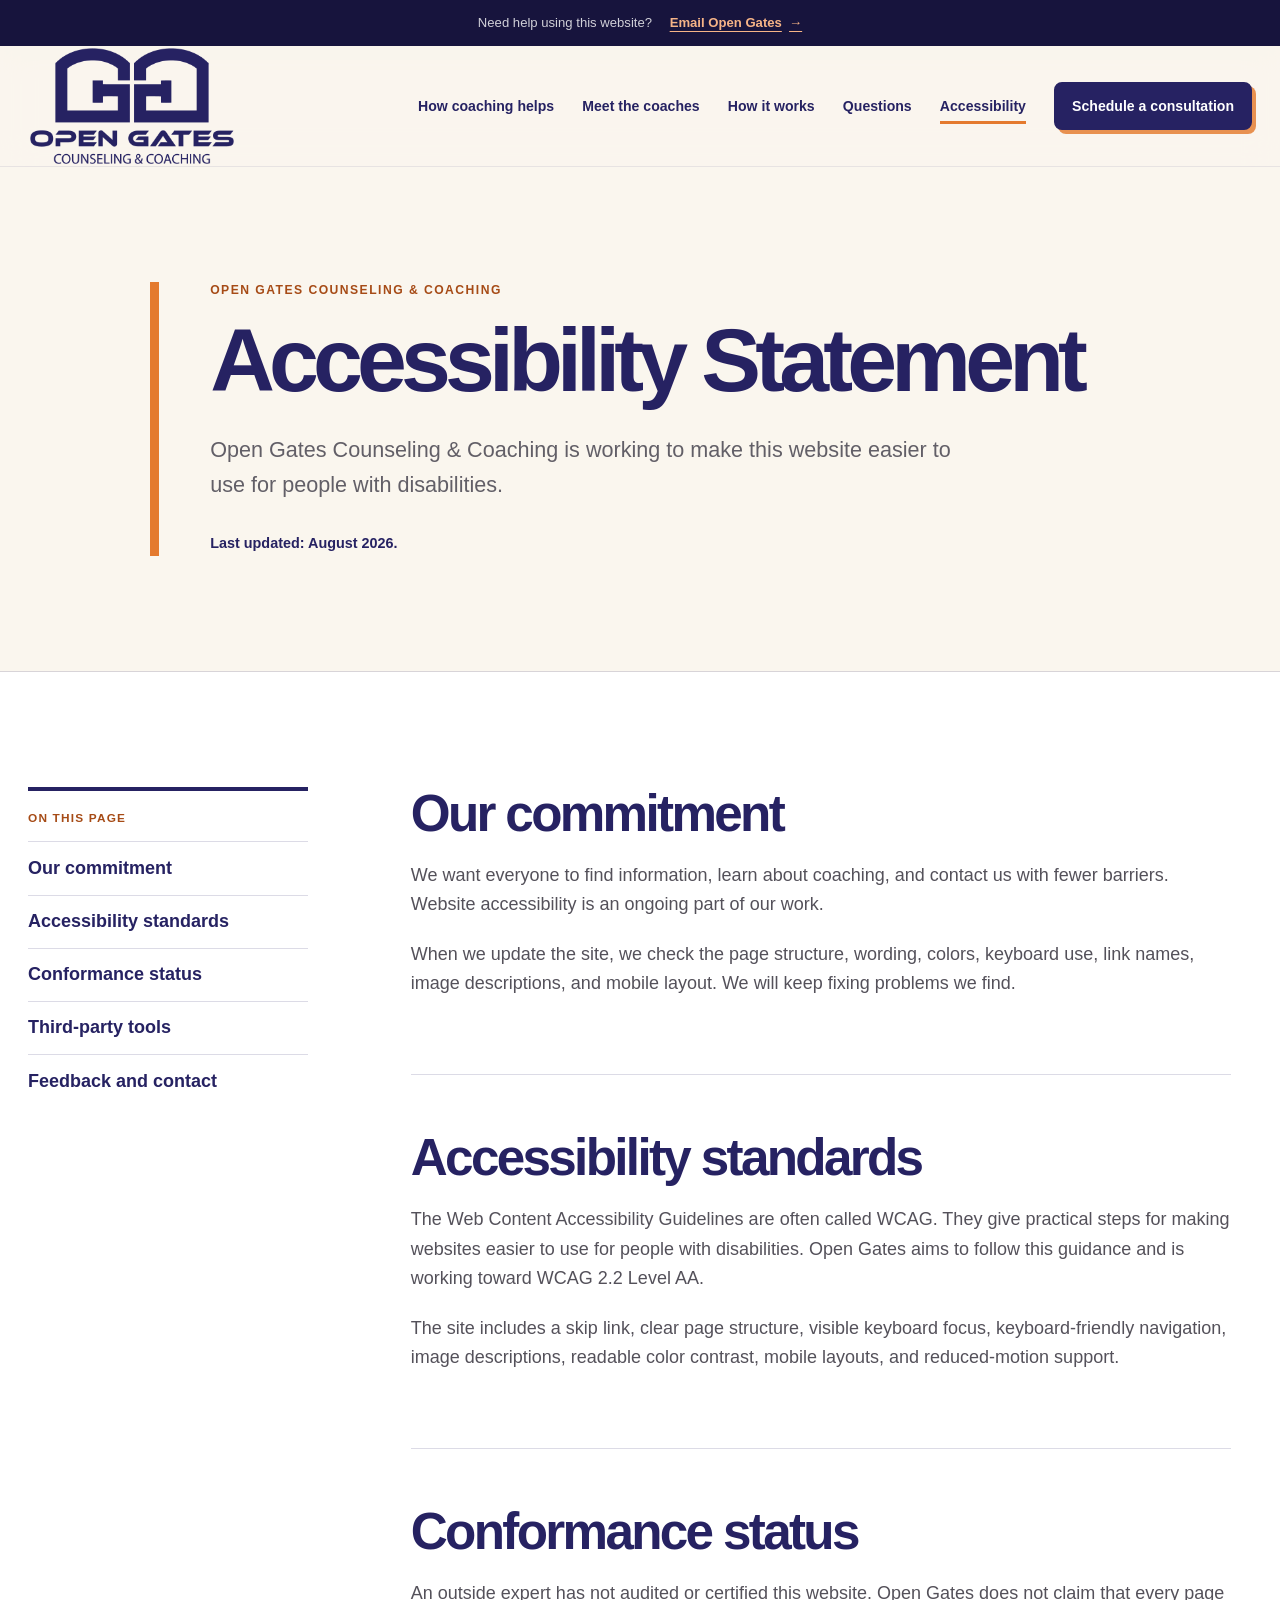
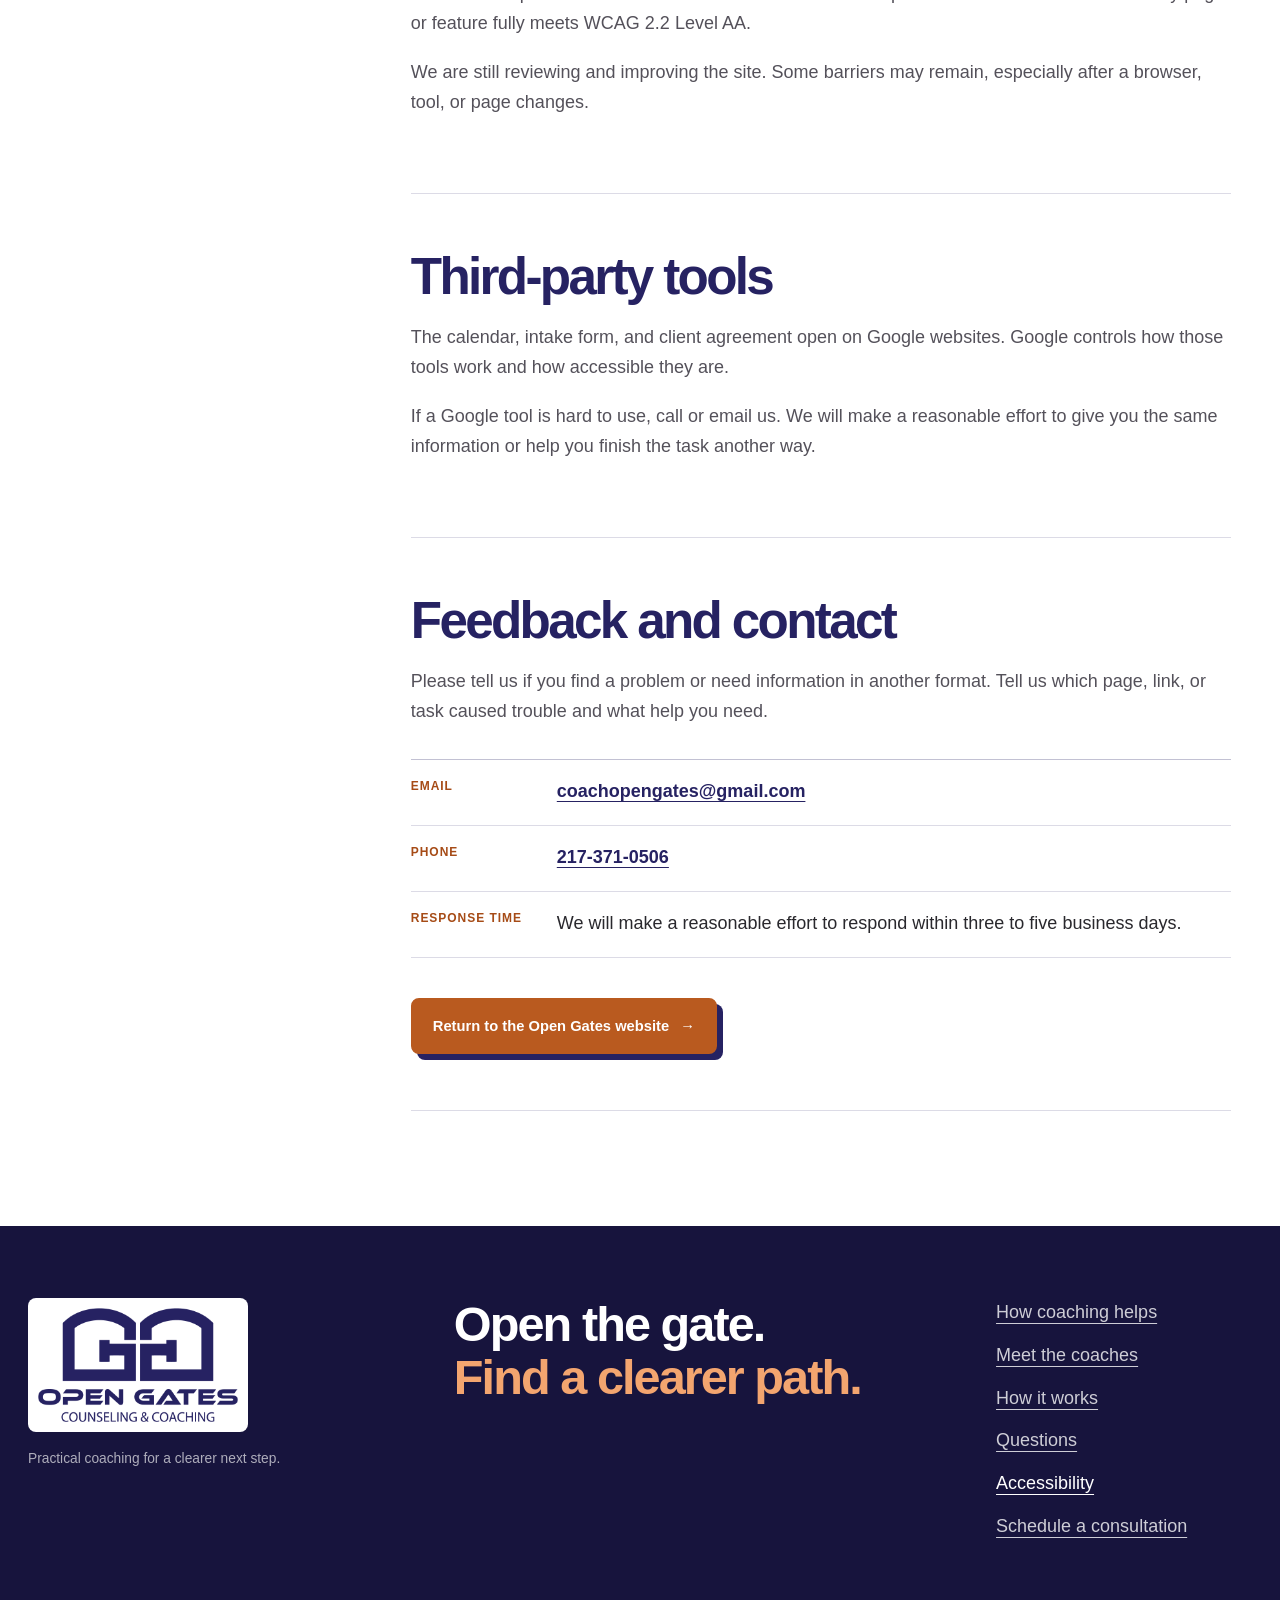
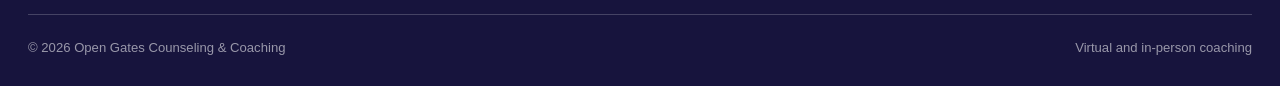
<file: accessibility.html>
<!DOCTYPE html>
<html lang="en">
<head>
  <meta charset="UTF-8">
  <meta name="viewport" content="width=device-width, initial-scale=1.0">

  <meta
    name="description"
    content="Read the Open Gates Counseling & Coaching accessibility statement and learn how to report an accessibility problem."
  >

  <title>Accessibility Statement | Open Gates Counseling &amp; Coaching</title>
  <meta name="theme-color" content="#262262">

  <script>
    document.documentElement.classList.add("js");
  </script>

  <link rel="stylesheet" href="styles.css?v=20260806-2">
  <script src="script.js?v=20260806-2" defer></script>
</head>

<body data-page="accessibility">
  <a class="skip-link" href="#main-content">Skip to main content</a>

  <div class="announcement-bar">
    <div class="container announcement-inner">
      <p>Need help using this website?</p>
      <a href="mailto:coachopengates@gmail.com">
        Email Open Gates
        <span aria-hidden="true">→</span>
      </a>
    </div>
  </div>

  <header class="site-header">
    <div class="container header-inner">
      <a class="logo-link" href="index.html" aria-label="Open Gates home">
        <img
          class="logo"
          src="images/open-gates-logo.png"
          width="316"
          height="182"
          alt="Open Gates Counseling and Coaching"
        >
      </a>

      <button
        class="menu-button"
        type="button"
        aria-label="Open navigation menu"
        aria-expanded="false"
        aria-controls="main-navigation"
      >
        <span class="menu-button-label">Menu</span>
        <span class="menu-button-lines" aria-hidden="true"></span>
      </button>

      <nav class="site-nav" id="main-navigation" aria-label="Main navigation">
        <a href="index.html#help">How coaching helps</a>
        <a href="index.html#coaches">Meet the coaches</a>
        <a href="index.html#process">How it works</a>
        <a href="index.html#questions">Questions</a>
        <a class="is-active" href="accessibility.html" aria-current="page">Accessibility</a>
        <a
          class="nav-cta"
          href="https://calendar.app.google/16QZK1eRtKJX5RTVA"
          target="_blank"
          rel="noopener noreferrer"
        >
          Schedule a consultation
          <span class="visually-hidden">Opens in a new tab</span>
        </a>
      </nav>
    </div>
  </header>

  <main id="main-content" tabindex="-1">
    <section class="accessibility-hero">
      <div class="container accessibility-hero-inner reveal">
        <p class="eyebrow">Open Gates Counseling &amp; Coaching</p>
        <h1>Accessibility Statement</h1>
        <p class="accessibility-lead">
          Open Gates Counseling &amp; Coaching is working to make this website
          easier to use for people with disabilities.
        </p>
        <p class="updated-date">Last updated: August 2026.</p>
      </div>
    </section>

    <section class="accessibility-content section" aria-label="Accessibility statement details">
      <div class="container accessibility-layout">
        <aside class="accessibility-nav reveal" aria-label="On this page">
          <p>On this page</p>
          <a href="#commitment">Our commitment</a>
          <a href="#standards">Accessibility standards</a>
          <a href="#status">Conformance status</a>
          <a href="#third-party">Third-party tools</a>
          <a href="#feedback">Feedback and contact</a>
        </aside>

        <div class="accessibility-article reveal">
          <section id="commitment" aria-labelledby="commitment-heading">
            <h2 id="commitment-heading">Our commitment</h2>
            <p>
              We want everyone to find information, learn about coaching, and
              contact us with fewer barriers. Website accessibility is an ongoing
              part of our work.
            </p>
            <p>
              When we update the site, we check the page structure, wording,
              colors, keyboard use, link names, image descriptions, and mobile
              layout. We will keep fixing problems we find.
            </p>
          </section>

          <section id="standards" aria-labelledby="standards-heading">
            <h2 id="standards-heading">Accessibility standards</h2>
            <p>
              The Web Content Accessibility Guidelines are often called WCAG.
              They give practical steps for making websites easier to use for
              people with disabilities. Open Gates aims to follow this guidance
              and is working toward WCAG 2.2 Level AA.
            </p>
            <p>
              The site includes a skip link, clear page structure, visible keyboard
              focus, keyboard-friendly navigation, image descriptions, readable
              color contrast, mobile layouts, and reduced-motion support.
            </p>
          </section>

          <section id="status" aria-labelledby="status-heading">
            <h2 id="status-heading">Conformance status</h2>
            <p>
              An outside expert has not audited or certified this website. Open
              Gates does not claim that every page or feature fully meets WCAG
              2.2 Level AA.
            </p>
            <p>
              We are still reviewing and improving the site. Some barriers may
              remain, especially after a browser, tool, or page changes.
            </p>
          </section>

          <section id="third-party" aria-labelledby="third-party-heading">
            <h2 id="third-party-heading">Third-party tools</h2>
            <p>
              The calendar, intake form, and client agreement open on Google
              websites. Google controls how those tools work and how accessible
              they are.
            </p>
            <p>
              If a Google tool is hard to use, call or email us. We will make a
              reasonable effort to give you the same information or help you
              finish the task another way.
            </p>
          </section>

          <section id="feedback" aria-labelledby="feedback-heading">
            <h2 id="feedback-heading">Feedback and contact</h2>
            <p>
              Please tell us if you find a problem or need information in another
              format. Tell us which page, link, or task caused trouble and what
              help you need.
            </p>

            <dl class="accessibility-contact-list">
              <div>
                <dt>Email</dt>
                <dd><a href="mailto:coachopengates@gmail.com">coachopengates@gmail.com</a></dd>
              </div>
              <div>
                <dt>Phone</dt>
                <dd><a href="tel:+12173710506">217-371-0506</a></dd>
              </div>
              <div>
                <dt>Response time</dt>
                <dd>We will make a reasonable effort to respond within three to five business days.</dd>
              </div>
            </dl>

            <a class="button primary-button accessibility-home-button" href="index.html">
              Return to the Open Gates website
              <span aria-hidden="true">→</span>
            </a>
          </section>
        </div>
      </div>
    </section>
  </main>

  <footer class="site-footer">
    <div class="container footer-main">
      <div class="footer-brand">
        <img
          class="footer-logo"
          src="images/open-gates-logo.png"
          width="316"
          height="182"
          alt="Open Gates Counseling and Coaching"
          loading="lazy"
        >
        <p>Practical coaching for a clearer next step.</p>
      </div>

      <div class="footer-statement" aria-hidden="true">
        <p>Open the gate.</p>
        <p>Find a clearer path.</p>
      </div>

      <nav class="footer-links" aria-label="Footer navigation">
        <a href="index.html#help">How coaching helps</a>
        <a href="index.html#coaches">Meet the coaches</a>
        <a href="index.html#process">How it works</a>
        <a href="index.html#questions">Questions</a>
        <a href="accessibility.html" aria-current="page">Accessibility</a>
        <a
          href="https://calendar.app.google/16QZK1eRtKJX5RTVA"
          target="_blank"
          rel="noopener noreferrer"
        >
          Schedule a consultation
          <span class="visually-hidden">Opens in a new tab</span>
        </a>
      </nav>
    </div>

    <div class="container footer-bottom">
      <p>&copy; <span id="current-year"></span> Open Gates Counseling &amp; Coaching</p>
      <p>Virtual and in-person coaching</p>
    </div>
  </footer>
</body>
</html>
</file>
<file: styles.css>
:root {
  --blue: #262262;
  --blue-deep: #17143d;
  --blue-mid: #3d387d;
  --orange: #e47a2e;
  --orange-deep: #b95a1f;
  --orange-ink: #a64b16;
  --cream: #faf6ee;
  --cream-deep: #f2eadc;
  --lavender: #e9e7f2;
  --white: #ffffff;
  --ink: #29282d;
  --muted: #625f67;
  --line: rgba(38, 34, 98, 0.16);
  --line-strong: rgba(38, 34, 98, 0.28);
  --line-light: rgba(255, 255, 255, 0.2);

  --display-font: "Macha Medium", "Macha", "Aptos Display", "Trebuchet MS", "Segoe UI", Arial, sans-serif;
  --body-font: "Aptos", "Segoe UI", Arial, sans-serif;

  --container: 1240px;
  --content-narrow: 820px;
  --space-section: clamp(5.5rem, 9vw, 8.5rem);
  --radius-small: 8px;
  --radius-medium: 16px;
  --radius-large: 26px;
  --shadow-small: 0 12px 34px rgba(24, 21, 63, 0.09);
  --shadow-large: 0 30px 75px rgba(24, 21, 63, 0.16);
  --transition: 180ms ease;
}

*,
*::before,
*::after {
  box-sizing: border-box;
}

html {
  overflow-x: clip;
  scroll-behavior: smooth;
  scroll-padding-top: 116px;
}

body {
  margin: 0;
  overflow-x: hidden;
  color: var(--ink);
  background: var(--cream);
  font-family: var(--body-font);
  font-size: 18px;
  line-height: 1.66;
  text-rendering: optimizeLegibility;
  -webkit-font-smoothing: antialiased;
}

body.menu-open {
  overflow: hidden;
}

main:focus {
  outline: none;
}

img,
svg {
  display: block;
  max-width: 100%;
}

img {
  height: auto;
}

button,
a {
  -webkit-tap-highlight-color: transparent;
}

a {
  color: inherit;
}

p,
ul,
ol,
dl,
blockquote,
figure {
  margin-top: 0;
}

h1,
h2,
h3 {
  margin-top: 0;
  color: var(--blue);
  font-family: var(--display-font);
  font-weight: 800;
  line-height: 1.04;
  text-wrap: balance;
}

h1 {
  margin-bottom: 1.7rem;
  font-size: clamp(3.6rem, 7.4vw, 7.35rem);
  letter-spacing: -0.065em;
}

h2 {
  margin-bottom: 1.5rem;
  font-size: clamp(2.55rem, 4.6vw, 5.2rem);
  letter-spacing: -0.052em;
}

h3 {
  margin-bottom: 0.8rem;
  font-size: clamp(1.45rem, 2.4vw, 2.3rem);
  letter-spacing: -0.035em;
}

p {
  margin-bottom: 1.2rem;
}

.container {
  width: min(calc(100% - 3.5rem), var(--container));
  margin-inline: auto;
}

.section {
  padding-block: var(--space-section);
}

.visually-hidden {
  position: absolute !important;
  width: 1px !important;
  height: 1px !important;
  overflow: hidden !important;
  clip: rect(1px, 1px, 1px, 1px) !important;
  clip-path: inset(50%) !important;
  white-space: nowrap !important;
}

.skip-link {
  position: fixed;
  z-index: 9999;
  top: 12px;
  left: 12px;
  padding: 0.75rem 1rem;
  color: var(--white);
  background: var(--blue-deep);
  font-weight: 800;
  text-decoration: none;
  transform: translateY(-170%);
  transition: transform var(--transition);
}

.skip-link:focus {
  transform: translateY(0);
}

.section-label,
.eyebrow,
.coach-role {
  margin-bottom: 0.9rem;
  color: var(--orange-ink);
  font-family: var(--body-font);
  font-size: 0.76rem;
  font-weight: 800;
  letter-spacing: 0.12em;
  line-height: 1.45;
  text-transform: uppercase;
}

.light-label {
  color: #f6b487;
}

:focus-visible {
  outline: 4px solid rgba(228, 122, 46, 0.72);
  outline-offset: 4px;
}

/* Announcement bar */

.announcement-bar {
  position: relative;
  z-index: 1100;
  color: var(--white);
  background: var(--blue-deep);
}

.announcement-inner {
  display: flex;
  min-height: 42px;
  align-items: center;
  justify-content: center;
  gap: 1.1rem;
  padding-block: 0.45rem;
  font-size: 0.82rem;
}

.announcement-inner p {
  margin: 0;
  color: rgba(255, 255, 255, 0.8);
}

.announcement-inner a {
  display: inline-flex;
  min-height: 32px;
  align-items: center;
  gap: 0.45rem;
  color: #f6b487;
  font-weight: 800;
  text-underline-offset: 4px;
}

/* Header and navigation */

.site-header {
  position: sticky;
  z-index: 1000;
  top: 0;
  border-bottom: 1px solid rgba(38, 34, 98, 0.09);
  background: rgba(250, 246, 238, 0.96);
  transition: background var(--transition), box-shadow var(--transition);
}

@supports (backdrop-filter: blur(16px)) {
  .site-header {
    background: rgba(250, 246, 238, 0.9);
    backdrop-filter: blur(16px);
  }
}

.site-header.is-scrolled {
  background: rgba(250, 246, 238, 0.98);
  box-shadow: 0 12px 34px rgba(24, 21, 63, 0.08);
}

.header-inner {
  display: flex;
  min-height: 92px;
  align-items: center;
  justify-content: space-between;
  gap: 2rem;
}

.logo-link {
  flex: 0 0 auto;
}

.logo {
  width: 208px;
  height: auto;
}

.site-nav {
  display: flex;
  align-items: center;
  gap: clamp(1.1rem, 2.2vw, 2rem);
}

.site-nav a {
  position: relative;
  display: inline-flex;
  min-height: 44px;
  align-items: center;
  color: var(--blue);
  font-size: 0.88rem;
  font-weight: 800;
  text-decoration: none;
}

.site-nav a:not(.nav-cta)::after {
  position: absolute;
  right: 0;
  bottom: 4px;
  left: 0;
  height: 3px;
  background: var(--orange);
  content: "";
  transform: scaleX(0);
  transform-origin: left;
  transition: transform var(--transition);
}

.site-nav a:hover::after,
.site-nav a:focus-visible::after,
.site-nav a.is-active::after,
.site-nav a[aria-current]::after {
  transform: scaleX(1);
}

.nav-cta {
  min-height: 48px !important;
  border: 2px solid var(--blue);
  border-radius: var(--radius-small);
  padding: 0.65rem 1rem;
  color: var(--white) !important;
  background: var(--blue);
  box-shadow: 4px 4px 0 rgba(228, 122, 46, 0.82);
  transition:
    color var(--transition),
    background var(--transition),
    box-shadow var(--transition),
    transform var(--transition);
}

.nav-cta:hover,
.nav-cta:focus-visible {
  color: var(--blue) !important;
  background: var(--white);
  box-shadow: 2px 2px 0 rgba(228, 122, 46, 0.82);
  transform: translate(2px, 2px);
}

.menu-button {
  display: none;
  min-width: 48px;
  min-height: 48px;
  align-items: center;
  justify-content: center;
  gap: 0.65rem;
  border: 2px solid var(--blue);
  border-radius: var(--radius-small);
  padding: 0.65rem 0.85rem;
  color: var(--blue);
  background: transparent;
  font: 800 0.86rem var(--body-font);
  cursor: pointer;
}

.menu-button-lines,
.menu-button-lines::before,
.menu-button-lines::after {
  display: block;
  width: 18px;
  height: 2px;
  background: currentColor;
  content: "";
  transition: transform var(--transition), opacity var(--transition);
}

.menu-button-lines {
  position: relative;
}

.menu-button-lines::before {
  position: absolute;
  top: -6px;
}

.menu-button-lines::after {
  position: absolute;
  top: 6px;
}

.menu-button[aria-expanded="true"] .menu-button-lines {
  background: transparent;
}

.menu-button[aria-expanded="true"] .menu-button-lines::before {
  top: 0;
  transform: rotate(45deg);
}

.menu-button[aria-expanded="true"] .menu-button-lines::after {
  top: 0;
  transform: rotate(-45deg);
}

/* Buttons and text links */

.button {
  display: inline-flex;
  min-height: 56px;
  align-items: center;
  justify-content: center;
  gap: 0.7rem;
  border: 2px solid transparent;
  border-radius: var(--radius-small);
  padding: 0.9rem 1.25rem;
  font-family: var(--body-font);
  font-size: 0.92rem;
  font-weight: 850;
  line-height: 1.25;
  text-align: center;
  text-decoration: none;
  transition:
    color var(--transition),
    background var(--transition),
    border-color var(--transition),
    box-shadow var(--transition),
    transform var(--transition);
}

.primary-button {
  border-color: var(--orange-deep);
  color: var(--white);
  background: var(--orange-deep);
  box-shadow: 6px 6px 0 var(--blue);
}

.primary-button:hover,
.primary-button:focus-visible {
  border-color: var(--blue);
  background: var(--blue);
  box-shadow: 3px 3px 0 var(--orange);
  transform: translate(3px, 3px);
}

.secondary-link,
.coach-link {
  display: inline-flex;
  min-height: 48px;
  align-items: center;
  gap: 0.65rem;
  color: var(--blue);
  font-weight: 850;
  text-decoration-color: var(--orange);
  text-decoration-thickness: 2px;
  text-underline-offset: 6px;
  transition: color var(--transition), gap var(--transition);
}

.secondary-link:hover,
.secondary-link:focus-visible,
.coach-link:hover,
.coach-link:focus-visible {
  gap: 0.95rem;
  color: var(--orange-ink);
}

/* Hero */

.hero {
  position: relative;
  overflow: hidden;
  padding-block: clamp(4.7rem, 8vw, 8.2rem);
  border-bottom: 1px solid var(--line);
  background: var(--cream);
}

.hero-brand-mark {
  position: absolute;
  z-index: 0;
  top: 4%;
  right: -210px;
  width: clamp(480px, 47vw, 760px);
  max-width: none;
  opacity: 0.055;
  pointer-events: none;
  user-select: none;
}

.hero-layout {
  position: relative;
  z-index: 1;
  display: grid;
  min-height: 660px;
  align-items: center;
  gap: clamp(3.5rem, 7vw, 7rem);
  grid-template-columns: minmax(0, 1.05fr) minmax(360px, 0.78fr);
}

.hero-copy {
  max-width: 760px;
}

.hero-copy h1 span {
  display: block;
}

.hero-title-blue {
  color: var(--blue);
}

.hero-title-orange {
  color: var(--orange-deep);
}

.hero-text {
  max-width: 660px;
  margin-bottom: 2rem;
  color: #4f4c54;
  font-size: clamp(1.12rem, 1.6vw, 1.32rem);
  line-height: 1.62;
}

.hero-actions {
  display: flex;
  align-items: center;
  flex-wrap: wrap;
  gap: 1.15rem 1.5rem;
}

.hero-facts {
  display: grid;
  max-width: 760px;
  margin: 2.6rem 0 0;
  border-top: 1px solid var(--line);
  border-bottom: 1px solid var(--line);
  grid-template-columns: repeat(3, minmax(0, 1fr));
}

.hero-facts > div {
  padding: 1rem 1.15rem 1rem 0;
}

.hero-facts > div + div {
  border-left: 1px solid var(--line);
  padding-left: 1.15rem;
}

.hero-facts dt {
  margin-bottom: 0.2rem;
  color: var(--orange-ink);
  font-size: 0.72rem;
  font-weight: 850;
  letter-spacing: 0.08em;
  text-transform: uppercase;
}

.hero-facts dd {
  margin: 0;
  color: var(--blue);
  font-size: 0.9rem;
  font-weight: 750;
  line-height: 1.42;
}

.hero-visual {
  position: relative;
  min-height: 650px;
}

.hero-visual::before {
  position: absolute;
  z-index: 0;
  top: 28px;
  right: -20px;
  width: 91%;
  height: calc(100% - 68px);
  border: 3px solid var(--orange);
  border-bottom: 0;
  border-radius: 49% 49% 0 0 / 23% 23% 0 0;
  content: "";
}

.hero-photo-frame {
  position: absolute;
  z-index: 1;
  top: 0;
  right: 2%;
  width: min(92%, 510px);
  height: 610px;
  overflow: hidden;
  margin: 0;
  border: 9px solid var(--white);
  border-radius: 49% 49% var(--radius-medium) var(--radius-medium) / 23% 23% var(--radius-medium) var(--radius-medium);
  background: var(--lavender);
  box-shadow: var(--shadow-large);
}

.hero-photo {
  width: 100%;
  height: 100%;
  object-fit: cover;
  object-position: 56% center;
}

.hero-note {
  position: absolute;
  z-index: 2;
  right: -2%;
  bottom: 0;
  display: grid;
  width: min(360px, 86%);
  align-items: center;
  gap: 1rem;
  border: 2px solid var(--blue);
  border-radius: var(--radius-small);
  padding: 1.25rem 1.3rem;
  color: var(--white);
  background: var(--blue);
  box-shadow: 8px 8px 0 var(--orange);
  grid-template-columns: 58px 1fr;
}

.hero-note img {
  width: 54px;
  max-height: 48px;
  border: 5px solid var(--white);
  border-radius: var(--radius-small);
  padding: 0.45rem;
  background: var(--white);
}

.hero-note strong {
  display: block;
  margin-bottom: 0.2rem;
  font-family: var(--display-font);
  font-size: 1.02rem;
  line-height: 1.3;
}

.hero-note p {
  margin: 0;
  color: rgba(255, 255, 255, 0.76);
  font-size: 0.85rem;
  line-height: 1.45;
}

/* Reassurance strip */

.reassurance-strip {
  border-bottom: 1px solid var(--line);
  background: var(--white);
}

.reassurance-grid {
  display: grid;
  grid-template-columns: repeat(3, minmax(0, 1fr));
}

.reassurance-item {
  display: grid;
  min-height: 150px;
  align-items: center;
  gap: 1.15rem;
  padding: 2.25rem 2rem;
  grid-template-columns: 54px 1fr;
}

.reassurance-item + .reassurance-item {
  border-left: 1px solid var(--line);
}

.reassurance-item img {
  width: 48px;
  max-height: 48px;
  object-fit: contain;
}

.reassurance-item strong,
.reassurance-item span {
  display: block;
}

.reassurance-item strong {
  margin-bottom: 0.25rem;
  color: var(--blue);
  font-family: var(--display-font);
  font-size: 1rem;
  line-height: 1.3;
}

.reassurance-item span {
  color: var(--muted);
  font-size: 0.85rem;
  line-height: 1.45;
}

/* Section headings */

.section-heading {
  margin-bottom: clamp(3rem, 6vw, 5.3rem);
}

.split-heading {
  display: grid;
  align-items: end;
  gap: clamp(2rem, 7vw, 6rem);
  grid-template-columns: minmax(0, 1.12fr) minmax(280px, 0.58fr);
}

.split-heading h2 {
  max-width: 820px;
  margin-bottom: 0;
}

.split-heading > p {
  max-width: 510px;
  margin-bottom: 0.45rem;
  color: var(--muted);
}

.centered-heading {
  max-width: 850px;
  margin-inline: auto;
  text-align: center;
}

.centered-heading > p:last-child {
  max-width: 660px;
  margin-inline: auto;
  color: var(--muted);
}

/* How coaching helps */

.help-section {
  background: var(--cream);
}

.help-list {
  display: grid;
  border-top: 1px solid var(--line-strong);
  border-bottom: 1px solid var(--line-strong);
  grid-template-columns: repeat(2, minmax(0, 1fr));
}

.help-item {
  display: grid;
  min-height: 260px;
  align-items: start;
  gap: 1.25rem;
  padding: 2.5rem 2.4rem 2.5rem 0;
  grid-template-columns: 72px 38px 1fr;
}

.help-item:nth-child(even) {
  border-left: 1px solid var(--line);
  padding-right: 0;
  padding-left: 2.4rem;
}

.help-item:nth-child(n + 3) {
  border-top: 1px solid var(--line);
}

.help-icon {
  display: grid;
  width: 68px;
  height: 68px;
  place-items: center;
  border: 1px solid var(--line);
  border-radius: var(--radius-small);
  background: var(--white);
  box-shadow: var(--shadow-small);
}

.help-icon img {
  width: 50px;
  max-height: 50px;
  object-fit: contain;
}

.item-number {
  padding-top: 0.25rem;
  color: var(--orange-ink);
  font-size: 0.73rem;
  font-weight: 850;
  letter-spacing: 0.08em;
}

.help-item h3 {
  margin-bottom: 0.7rem;
  font-size: clamp(1.45rem, 2.2vw, 2.15rem);
}

.help-item p {
  max-width: 440px;
  margin: 0;
  color: var(--muted);
  font-size: 0.95rem;
}

/* Plainspoken statement */

.plainspoken-section {
  position: relative;
  overflow: hidden;
  padding-block: clamp(5.5rem, 10vw, 9rem);
  color: var(--white);
  background: var(--blue-deep);
}

.plainspoken-section::before {
  position: absolute;
  top: 0;
  left: 0;
  width: min(34vw, 480px);
  height: 12px;
  background: var(--orange);
  content: "";
}

.plainspoken-inner {
  position: relative;
  max-width: 1030px;
}

.plainspoken-inner blockquote {
  max-width: 950px;
  margin-bottom: 2.1rem;
  color: var(--white);
  font-family: var(--display-font);
  font-size: clamp(2.9rem, 5.7vw, 6rem);
  font-weight: 800;
  letter-spacing: -0.055em;
  line-height: 1.08;
  text-wrap: balance;
}

.plainspoken-inner > p:last-child {
  max-width: 690px;
  margin-bottom: 0;
  color: rgba(255, 255, 255, 0.74);
  font-size: 1.06rem;
}

/* Coaches */

.coaches-section {
  background: var(--white);
}

.coach-profile {
  display: grid;
  min-height: 620px;
  overflow: hidden;
  border: 1px solid var(--line);
  border-radius: var(--radius-medium);
  background: var(--cream);
  box-shadow: var(--shadow-small);
  grid-template-columns: minmax(320px, 0.82fr) minmax(0, 1.18fr);
}

.coach-profile + .coach-profile {
  margin-top: clamp(2rem, 5vw, 4rem);
}

.coach-profile-roxanne {
  background: var(--lavender);
  grid-template-columns: minmax(0, 1.18fr) minmax(320px, 0.82fr);
}

.coach-photo-wrap {
  min-height: 620px;
  overflow: hidden;
  background: var(--lavender);
}

.coach-photo {
  width: 100%;
  height: 100%;
  object-fit: cover;
}

.coach-photo-roxanne {
  object-position: center 24%;
}

.coach-copy {
  align-self: center;
  max-width: 680px;
  padding: clamp(2.7rem, 5vw, 5.3rem);
}

.coach-copy h3 {
  margin-bottom: 1.5rem;
  font-size: clamp(2.65rem, 5vw, 5.2rem);
}

.coach-lead {
  color: var(--blue);
  font-family: var(--display-font);
  font-size: clamp(1.2rem, 2vw, 1.55rem);
  font-weight: 750;
  line-height: 1.45;
}

.coach-copy > p:not(.coach-role, .coach-lead) {
  color: var(--muted);
}

.coach-link {
  margin-top: 0.6rem;
}

/* Process */

.process-section {
  color: var(--white);
  background: var(--blue);
}

.process-intro {
  display: grid;
  align-items: end;
  gap: clamp(2rem, 7vw, 6rem);
  margin-bottom: clamp(3rem, 6vw, 5rem);
  grid-template-columns: minmax(0, 1.15fr) minmax(280px, 0.55fr);
}

.process-intro h2 {
  max-width: 840px;
  margin-bottom: 0;
  color: var(--white);
}

.process-intro > p {
  margin-bottom: 0.55rem;
  color: rgba(255, 255, 255, 0.73);
}

.process-list {
  display: grid;
  margin: 0 0 3rem;
  padding: 0;
  border-top: 1px solid var(--line-light);
  border-bottom: 1px solid var(--line-light);
  list-style: none;
  grid-template-columns: repeat(3, minmax(0, 1fr));
}

.process-step {
  min-height: 355px;
  padding: 2.7rem 2.4rem;
}

.process-step + .process-step {
  border-left: 1px solid var(--line-light);
}

.process-step img {
  width: 54px;
  height: 54px;
  margin-bottom: 2.7rem;
  border: 6px solid var(--white);
  border-radius: var(--radius-small);
  padding: 0.45rem;
  background: var(--white);
  object-fit: contain;
}

.process-number {
  display: block;
  margin-bottom: 0.7rem;
  color: #f6b487;
  font-size: 0.74rem;
  font-weight: 850;
  letter-spacing: 0.08em;
}

.process-step h3 {
  color: var(--white);
  font-size: clamp(1.6rem, 2.8vw, 2.55rem);
}

.process-step p {
  margin: 0;
  color: rgba(255, 255, 255, 0.72);
  font-size: 0.95rem;
}

.process-button {
  border-color: var(--white);
  color: var(--blue);
  background: var(--white);
  box-shadow: 6px 6px 0 var(--orange);
}

.process-button:hover,
.process-button:focus-visible {
  color: var(--white);
  background: var(--orange-deep);
  box-shadow: 3px 3px 0 var(--white);
  transform: translate(3px, 3px);
}

/* Appointment options */

.appointments-section {
  background: var(--cream);
}

.appointments-layout {
  display: grid;
  align-items: center;
  gap: clamp(3rem, 8vw, 7.5rem);
  grid-template-columns: minmax(360px, 0.92fr) minmax(0, 1.08fr);
}

.appointments-image-wrap {
  position: relative;
}

.appointments-image-wrap::before {
  position: absolute;
  z-index: 0;
  right: -20px;
  bottom: -20px;
  width: 76%;
  height: 76%;
  border: 4px solid var(--orange);
  content: "";
}

.appointments-image {
  position: relative;
  z-index: 1;
  width: 100%;
  min-height: 590px;
  border-radius: var(--radius-medium);
  object-fit: cover;
  box-shadow: var(--shadow-large);
}

.appointments-copy > p:not(.section-label) {
  max-width: 650px;
  color: var(--muted);
}

.appointment-options {
  margin-top: 2.4rem;
  border-top: 1px solid var(--line-strong);
}

.appointment-options > div {
  display: grid;
  align-items: center;
  gap: 1.2rem;
  border-bottom: 1px solid var(--line);
  padding-block: 1.35rem;
  grid-template-columns: 58px 1fr;
}

.appointment-options img {
  width: 50px;
  max-height: 50px;
  object-fit: contain;
}

.appointment-options h3 {
  margin-bottom: 0.15rem;
  font-size: 1.15rem;
  letter-spacing: -0.02em;
}

.appointment-options p {
  margin: 0;
  color: var(--muted);
  font-size: 0.9rem;
}

/* Forms */

.forms-section {
  background: var(--lavender);
}

.forms-layout {
  display: grid;
  align-items: center;
  gap: clamp(3rem, 8vw, 7rem);
  grid-template-columns: minmax(0, 0.84fr) minmax(0, 1.16fr);
}

.forms-copy h2 {
  max-width: 660px;
}

.forms-copy > p:not(.section-label) {
  max-width: 640px;
  color: var(--muted);
}

.privacy-note {
  display: grid;
  align-items: start;
  gap: 1rem;
  margin-top: 2rem;
  border-left: 5px solid var(--orange-deep);
  padding: 1.2rem 1.25rem;
  background: rgba(255, 255, 255, 0.72);
  grid-template-columns: 48px 1fr;
}

.privacy-note img {
  width: 44px;
  max-height: 48px;
}

.privacy-note p {
  margin: 0;
  color: #56535d;
  font-size: 0.88rem;
  line-height: 1.5;
}

.form-actions {
  border: 2px solid var(--blue);
  border-radius: var(--radius-small);
  background: var(--white);
  box-shadow: 10px 10px 0 var(--blue);
}

.form-action {
  display: grid;
  min-height: 155px;
  align-items: center;
  gap: 1.2rem;
  padding: 1.7rem 1.8rem;
  color: var(--blue);
  text-decoration: none;
  grid-template-columns: 46px minmax(0, 1fr) 44px;
  transition: color var(--transition), background var(--transition);
}

.form-action + .form-action {
  border-top: 1px solid var(--line);
}

.form-action:hover,
.form-action:focus-visible {
  color: var(--white);
  background: var(--blue);
}

.form-action-number {
  color: var(--orange-ink);
  font-size: 0.78rem;
  font-weight: 850;
  letter-spacing: 0.08em;
}

.form-action small,
.form-action strong {
  display: block;
}

.form-action small {
  margin-bottom: 0.3rem;
  color: var(--orange-ink);
  font-size: 0.72rem;
  font-weight: 850;
  letter-spacing: 0.08em;
  text-transform: uppercase;
}

.form-action:hover small,
.form-action:focus-visible small,
.form-action:hover .form-action-number,
.form-action:focus-visible .form-action-number {
  color: #f6b487;
}

.form-action strong {
  font-family: var(--display-font);
  font-size: clamp(1.15rem, 2.2vw, 1.65rem);
  line-height: 1.3;
}

.form-action-arrow {
  font-size: 1.35rem;
  transition: transform var(--transition);
}

.form-action:hover .form-action-arrow,
.form-action:focus-visible .form-action-arrow {
  transform: translate(3px, -3px);
}

/* Questions */

.questions-section {
  background: var(--white);
}

.questions-layout {
  display: grid;
  align-items: start;
  gap: clamp(3rem, 8vw, 7rem);
  grid-template-columns: minmax(280px, 0.7fr) minmax(0, 1.3fr);
}

.questions-intro {
  position: sticky;
  top: 145px;
}

.questions-intro > p:not(.section-label, .questions-contact) {
  color: var(--muted);
}

.questions-contact {
  margin-top: 2rem;
  color: var(--muted);
  font-size: 0.9rem;
}

.questions-contact a {
  color: var(--blue);
  font-weight: 800;
  overflow-wrap: anywhere;
  text-underline-offset: 4px;
}

.faq-list {
  border-top: 1px solid var(--line-strong);
}

.faq-list details {
  border-bottom: 1px solid var(--line-strong);
}

.faq-list summary {
  position: relative;
  min-height: 78px;
  padding: 1.45rem 3.5rem 1.45rem 0;
  color: var(--blue);
  font-family: var(--display-font);
  font-size: clamp(1.08rem, 2vw, 1.4rem);
  font-weight: 800;
  line-height: 1.35;
  cursor: pointer;
  list-style: none;
}

.faq-list summary::-webkit-details-marker {
  display: none;
}

.faq-list summary::after {
  position: absolute;
  top: 50%;
  right: 0;
  display: grid;
  width: 36px;
  height: 36px;
  place-items: center;
  border: 2px solid var(--blue);
  border-radius: var(--radius-small);
  color: var(--blue);
  content: "+";
  font-family: var(--body-font);
  font-size: 1.4rem;
  line-height: 1;
  transform: translateY(-50%);
}

.faq-list details[open] summary::after {
  color: var(--white);
  background: var(--blue);
  content: "−";
}

.faq-list details > div {
  max-width: 740px;
  padding: 0 3.6rem 1.6rem 0;
}

.faq-list details p {
  margin: 0;
  color: var(--muted);
}

/* Contact */

.contact-section {
  color: var(--white);
  background: var(--blue-deep);
}

.contact-layout {
  display: grid;
  align-items: center;
  gap: clamp(3rem, 8vw, 7rem);
  grid-template-columns: minmax(0, 0.92fr) minmax(360px, 1.08fr);
}

.contact-copy h2 {
  max-width: 720px;
  color: var(--white);
}

.contact-copy > p:not(.section-label) {
  max-width: 600px;
  color: rgba(255, 255, 255, 0.72);
}

.contact-actions {
  display: grid;
  max-width: 630px;
  gap: 0;
  margin-top: 2rem;
}

.contact-primary {
  width: fit-content;
  margin-bottom: 1.5rem;
  border-color: var(--orange);
  background: var(--orange-deep);
  box-shadow: 6px 6px 0 var(--white);
}

.contact-primary:hover,
.contact-primary:focus-visible {
  border-color: var(--white);
  background: var(--white);
  color: var(--blue);
  box-shadow: 3px 3px 0 var(--orange);
}

.contact-actions > a:not(.button) {
  display: grid;
  min-height: 68px;
  align-items: center;
  gap: 1rem;
  border-top: 1px solid var(--line-light);
  color: var(--white);
  text-decoration: none;
  grid-template-columns: 72px 1fr;
}

.contact-actions > a:not(.button):last-child {
  border-bottom: 1px solid var(--line-light);
}

.contact-actions > a:not(.button) span {
  color: #f6b487;
  font-size: 0.72rem;
  font-weight: 850;
  letter-spacing: 0.08em;
  text-transform: uppercase;
}

.contact-actions > a:not(.button) strong {
  font-size: clamp(1rem, 2vw, 1.28rem);
  overflow-wrap: anywhere;
}

.contact-image-wrap {
  position: relative;
  min-height: 650px;
}

.contact-image-wrap::before {
  position: absolute;
  top: -18px;
  right: -18px;
  width: 70%;
  height: 70%;
  border-top: 5px solid var(--orange);
  border-right: 5px solid var(--orange);
  content: "";
}

.contact-image {
  position: relative;
  z-index: 1;
  width: 100%;
  height: 650px;
  border-radius: var(--radius-medium);
  object-fit: cover;
  box-shadow: 0 30px 75px rgba(0, 0, 0, 0.28);
}

/* Disclaimer */

.disclaimer {
  padding-block: 3.8rem;
  background: var(--lavender);
}

.disclaimer-inner {
  display: grid;
  gap: clamp(2rem, 7vw, 6rem);
  grid-template-columns: 0.35fr 1.65fr;
}

.disclaimer h2 {
  margin: 0;
  font-size: clamp(1.55rem, 2.8vw, 2.3rem);
  letter-spacing: -0.025em;
}

.disclaimer p {
  color: #55525a;
  font-size: 0.92rem;
}

.disclaimer p:last-child {
  margin-bottom: 0;
}

/* Footer */

.site-footer {
  padding: 4.5rem 0 1.7rem;
  color: var(--white);
  background: var(--blue-deep);
}

.footer-main {
  display: grid;
  align-items: start;
  gap: clamp(2.5rem, 6vw, 5rem);
  padding-bottom: 4rem;
  grid-template-columns: minmax(230px, 0.75fr) minmax(300px, 1fr) minmax(210px, 0.55fr);
}

.footer-logo {
  width: 220px;
  border-radius: var(--radius-small);
  padding: 0.5rem;
  background: var(--white);
}

.footer-brand p {
  max-width: 300px;
  margin: 1rem 0 0;
  color: rgba(255, 255, 255, 0.65);
  font-size: 0.86rem;
}

.footer-statement p {
  margin: 0;
  color: var(--white);
  font-family: var(--display-font);
  font-size: clamp(1.9rem, 3.8vw, 3.6rem);
  font-weight: 800;
  letter-spacing: -0.04em;
  line-height: 1.08;
}

.footer-statement p:last-child {
  color: #f3a56f;
}

.footer-links {
  display: flex;
  align-items: flex-start;
  flex-direction: column;
  gap: 0.3rem;
}

.footer-links a {
  min-height: 38px;
  color: rgba(255, 255, 255, 0.79);
  text-underline-offset: 5px;
}

.footer-links a:hover,
.footer-links a:focus-visible,
.footer-links a[aria-current] {
  color: var(--white);
}

.footer-bottom {
  display: flex;
  justify-content: space-between;
  gap: 2rem;
  border-top: 1px solid var(--line-light);
  padding-top: 1.4rem;
  color: rgba(255, 255, 255, 0.56);
  font-size: 0.82rem;
}

.footer-bottom p {
  margin: 0;
}

/* Accessibility page */

.accessibility-hero {
  padding-block: clamp(5rem, 9vw, 8rem);
  border-bottom: 1px solid var(--line);
  background: var(--cream);
}

.accessibility-hero-inner {
  max-width: 980px;
  margin-inline: auto;
  border-left: 9px solid var(--orange);
  padding-left: clamp(1.5rem, 4vw, 3.5rem);
}

.accessibility-hero h1 {
  max-width: 920px;
  margin-bottom: 1.5rem;
  font-size: clamp(3.25rem, 7vw, 7rem);
}

.accessibility-lead {
  max-width: 760px;
  color: var(--muted);
  font-size: clamp(1.12rem, 2vw, 1.35rem);
}

.updated-date {
  margin: 1.8rem 0 0;
  color: var(--blue);
  font-size: 0.9rem;
  font-weight: 800;
}

.accessibility-content {
  background: var(--white);
}

.accessibility-layout {
  display: grid;
  align-items: start;
  gap: clamp(3rem, 8vw, 7rem);
  grid-template-columns: minmax(230px, 0.5fr) minmax(0, 1.5fr);
}

.accessibility-nav {
  position: sticky;
  top: 142px;
  display: grid;
  border-top: 4px solid var(--blue);
}

.accessibility-nav p {
  margin: 0;
  padding: 1.1rem 0 0.8rem;
  color: var(--orange-ink);
  font-size: 0.74rem;
  font-weight: 850;
  letter-spacing: 0.1em;
  text-transform: uppercase;
}

.accessibility-nav a {
  min-height: 46px;
  border-top: 1px solid var(--line);
  padding-block: 0.7rem;
  color: var(--blue);
  font-weight: 750;
  text-decoration: none;
}

.accessibility-nav a:hover,
.accessibility-nav a:focus-visible {
  color: var(--orange-ink);
}

.accessibility-article {
  max-width: var(--content-narrow);
}

.accessibility-article > section {
  scroll-margin-top: 130px;
  padding-bottom: 3.5rem;
  border-bottom: 1px solid var(--line);
}

.accessibility-article > section + section {
  padding-top: 3.5rem;
}

.accessibility-article h2 {
  margin-bottom: 1.25rem;
  font-size: clamp(2rem, 4vw, 3.65rem);
}

.accessibility-article p {
  color: #54515a;
}

.accessibility-contact-list {
  margin: 2rem 0 2.5rem;
  border-top: 1px solid var(--line-strong);
}

.accessibility-contact-list > div {
  display: grid;
  gap: 1rem;
  border-bottom: 1px solid var(--line);
  padding-block: 1.1rem;
  grid-template-columns: 130px 1fr;
}

.accessibility-contact-list dt {
  color: var(--orange-ink);
  font-size: 0.75rem;
  font-weight: 850;
  letter-spacing: 0.08em;
  text-transform: uppercase;
}

.accessibility-contact-list dd {
  margin: 0;
  color: var(--ink);
}

.accessibility-contact-list a {
  color: var(--blue);
  font-weight: 800;
  overflow-wrap: anywhere;
  text-underline-offset: 4px;
}

.accessibility-home-button {
  width: fit-content;
}

/* Reveal motion */

.js .reveal {
  opacity: 1;
  transform: translateY(18px);
  transition: transform 520ms ease;
}

.js .reveal.is-visible {
  transform: none;
}

/* Responsive layout */

@media (max-width: 1160px) {
  .site-nav {
    gap: 1rem;
  }

  .site-nav a {
    font-size: 0.81rem;
  }

  .hero-layout {
    grid-template-columns: minmax(0, 1fr) minmax(340px, 0.7fr);
  }

  .coach-profile,
  .coach-profile-roxanne {
    grid-template-columns: minmax(300px, 0.85fr) minmax(0, 1.15fr);
  }

  .footer-main {
    grid-template-columns: 0.8fr 1fr 0.65fr;
  }
}

@media (max-width: 1020px) {
  .hero-layout,
  .split-heading,
  .process-intro,
  .appointments-layout,
  .forms-layout,
  .questions-layout,
  .contact-layout,
  .accessibility-layout {
    grid-template-columns: 1fr;
  }

  .hero-layout {
    min-height: auto;
  }

  .hero-copy {
    max-width: 860px;
  }

  .hero-brand-mark {
    top: 24%;
    right: -250px;
    width: 680px;
  }

  .hero-visual {
    width: min(100%, 720px);
    min-height: 700px;
    margin-inline: auto;
  }

  .hero-photo-frame {
    right: 8%;
    width: min(82%, 530px);
  }

  .hero-visual::before {
    right: calc(8% - 20px);
    width: min(82%, 530px);
  }

  .hero-note {
    right: 2%;
  }

  .split-heading,
  .process-intro {
    gap: 1.3rem;
  }

  .split-heading > p,
  .process-intro > p {
    max-width: 690px;
  }

  .coach-profile,
  .coach-profile-roxanne {
    grid-template-columns: 1fr;
  }

  .coach-profile-roxanne .coach-copy {
    order: 2;
  }

  .coach-profile-roxanne .coach-photo-wrap {
    order: 1;
  }

  .coach-photo-wrap {
    min-height: 560px;
  }

  .coach-copy {
    max-width: 760px;
  }

  .appointments-image-wrap,
  .contact-image-wrap {
    width: min(100%, 760px);
  }

  .appointments-image {
    min-height: 540px;
  }

  .forms-copy {
    max-width: 760px;
  }

  .form-actions {
    max-width: 760px;
  }

  .questions-intro,
  .accessibility-nav {
    position: static;
  }

  .questions-intro {
    max-width: 720px;
  }

  .contact-layout {
    gap: 4rem;
  }

  .footer-main {
    grid-template-columns: 1fr 1fr;
  }

  .footer-links {
    grid-column: 1 / -1;
    display: grid;
    gap: 0.2rem 2rem;
    grid-template-columns: repeat(2, minmax(0, 1fr));
  }

  .accessibility-nav {
    grid-template-columns: repeat(2, minmax(0, 1fr));
    gap: 0 1.5rem;
  }

  .accessibility-nav p {
    grid-column: 1 / -1;
  }
}

@media (max-width: 900px) {
  .header-inner {
    min-height: 84px;
  }

  .logo {
    width: 184px;
  }

  .menu-button {
    display: inline-flex;
  }

  .site-nav {
    position: absolute;
    top: calc(100% + 1px);
    right: 0;
    left: 0;
    display: flex;
    align-items: stretch;
    flex-direction: column;
    gap: 0;
    border-bottom: 1px solid var(--line);
    padding: 1rem 1.75rem 1.7rem;
    background: var(--cream);
    box-shadow: 0 22px 44px rgba(24, 21, 63, 0.14);
  }

  .js .site-nav {
    display: none;
  }

  .js .site-nav.is-open {
    display: flex;
    max-height: calc(100vh - 126px);
    overflow-y: auto;
  }

  .site-nav a {
    min-height: 48px;
    padding: 0.7rem 0.35rem;
    font-size: 0.9rem;
  }

  .site-nav a::after {
    display: none;
  }

  .nav-cta {
    margin-top: 0.6rem;
    padding-inline: 1rem !important;
    text-align: center;
  }
}

@media (max-width: 800px) {
  .reassurance-grid,
  .process-list {
    grid-template-columns: 1fr;
  }

  .reassurance-item + .reassurance-item,
  .process-step + .process-step {
    border-top: 1px solid var(--line);
    border-left: 0;
  }

  .process-step + .process-step {
    border-top-color: var(--line-light);
  }

  .process-step {
    min-height: auto;
  }

  .help-list {
    grid-template-columns: 1fr;
  }

  .help-item,
  .help-item:nth-child(even) {
    border-left: 0;
    padding: 2.25rem 0;
  }

  .help-item:nth-child(n + 2) {
    border-top: 1px solid var(--line);
  }

  .footer-main {
    grid-template-columns: 1fr;
  }

  .footer-links {
    grid-column: auto;
  }
}

@media (max-width: 740px) {
  body {
    font-size: 17px;
  }

  .container {
    width: min(calc(100% - 2rem), var(--container));
  }

  .announcement-inner {
    justify-content: space-between;
    gap: 0.75rem;
    font-size: 0.72rem;
  }

  .announcement-inner p {
    max-width: 66%;
    line-height: 1.35;
  }

  .hero {
    padding-top: 4rem;
  }

  h1 {
    font-size: clamp(3.15rem, 14vw, 5.2rem);
  }

  h2 {
    font-size: clamp(2.35rem, 10.5vw, 4rem);
  }

  .hero-actions {
    align-items: stretch;
    flex-direction: column;
  }

  .hero-actions .button {
    width: 100%;
  }

  .secondary-link {
    width: fit-content;
  }

  .hero-facts {
    grid-template-columns: 1fr;
  }

  .hero-facts > div,
  .hero-facts > div + div {
    border-left: 0;
    border-bottom: 1px solid var(--line);
    padding: 0.85rem 0;
  }

  .hero-facts > div:last-child {
    border-bottom: 0;
  }

  .hero-visual {
    min-height: 560px;
  }

  .hero-photo-frame {
    right: 5%;
    width: 88%;
    height: 520px;
    border-width: 7px;
  }

  .hero-visual::before {
    top: 42px;
    right: 0;
    width: 88%;
    height: calc(100% - 70px);
  }

  .hero-note {
    right: 0;
    bottom: 0;
    width: 90%;
    grid-template-columns: 48px 1fr;
  }

  .reassurance-item {
    padding: 1.7rem 0.4rem;
  }

  .help-item,
  .help-item:nth-child(even) {
    min-height: auto;
    padding: 2rem 0;
    grid-template-columns: 58px 34px 1fr;
  }

  .help-icon {
    width: 54px;
    height: 54px;
  }

  .help-icon img {
    width: 40px;
    max-height: 42px;
  }

  .plainspoken-inner blockquote {
    font-size: clamp(2.25rem, 10vw, 3.7rem);
  }

  .coach-profile,
  .coach-profile-roxanne {
    border-radius: var(--radius-medium);
  }

  .coach-photo-wrap {
    min-height: 420px;
  }

  .coach-copy {
    padding: 2.2rem 1.5rem 2.5rem;
  }

  .process-step {
    padding-block: 2rem;
  }

  .appointments-image {
    min-height: 420px;
  }

  .appointments-image-wrap::before {
    right: -12px;
    bottom: -12px;
  }

  .appointment-options > div {
    grid-template-columns: 52px 1fr;
  }

  .privacy-note {
    grid-template-columns: 42px 1fr;
  }

  .form-action {
    min-height: 128px;
    gap: 0.8rem;
    padding: 1.25rem 1rem;
    grid-template-columns: 38px 1fr 28px;
  }

  .contact-image-wrap {
    min-height: 430px;
  }

  .contact-image {
    height: 430px;
  }

  .disclaimer-inner,
  .footer-main {
    grid-template-columns: 1fr;
  }

  .disclaimer-inner {
    gap: 1.5rem;
  }

  .footer-links {
    grid-column: auto;
    grid-template-columns: 1fr;
  }

  .footer-bottom {
    flex-direction: column;
    gap: 0.35rem;
  }

  .accessibility-nav {
    grid-template-columns: 1fr;
  }

  .accessibility-nav p {
    grid-column: auto;
  }

  .accessibility-contact-list > div {
    grid-template-columns: 1fr;
    gap: 0.25rem;
  }
}

@media (max-width: 430px) {
  .container {
    width: min(calc(100% - 1.5rem), var(--container));
  }

  .announcement-inner p {
    max-width: 62%;
  }

  .logo {
    width: 158px;
  }

  .menu-button-label {
    display: none;
  }

  .menu-button {
    width: 46px;
    justify-content: center;
    padding-inline: 0.6rem;
  }

  h1 {
    font-size: clamp(2.85rem, 14.5vw, 4.1rem);
  }

  .hero-text {
    font-size: 1.06rem;
  }

  .hero-brand-mark {
    right: -330px;
    width: 620px;
  }

  .hero-visual {
    min-height: 505px;
  }

  .hero-photo-frame {
    height: 460px;
  }

  .hero-note {
    padding: 1rem;
  }

  .reassurance-item {
    gap: 0.8rem;
    grid-template-columns: 48px 1fr;
  }

  .help-item,
  .help-item:nth-child(even) {
    gap: 0.75rem;
    grid-template-columns: 50px 28px 1fr;
  }

  .help-icon {
    width: 48px;
    height: 48px;
  }

  .coach-photo-wrap {
    min-height: 350px;
  }

  .appointments-image {
    min-height: 340px;
  }

  .form-action strong {
    font-size: 1.04rem;
  }

  .contact-primary,
  .accessibility-home-button {
    width: 100%;
  }

  .contact-image-wrap {
    min-height: 350px;
  }

  .contact-image {
    height: 350px;
  }
}

@media (prefers-reduced-motion: reduce) {
  html {
    scroll-behavior: auto;
  }

  *,
  *::before,
  *::after {
    animation-duration: 0.01ms !important;
    animation-iteration-count: 1 !important;
    transition-duration: 0.01ms !important;
  }

  .js .reveal {
    opacity: 1;
    transform: none;
  }
}
</file>
